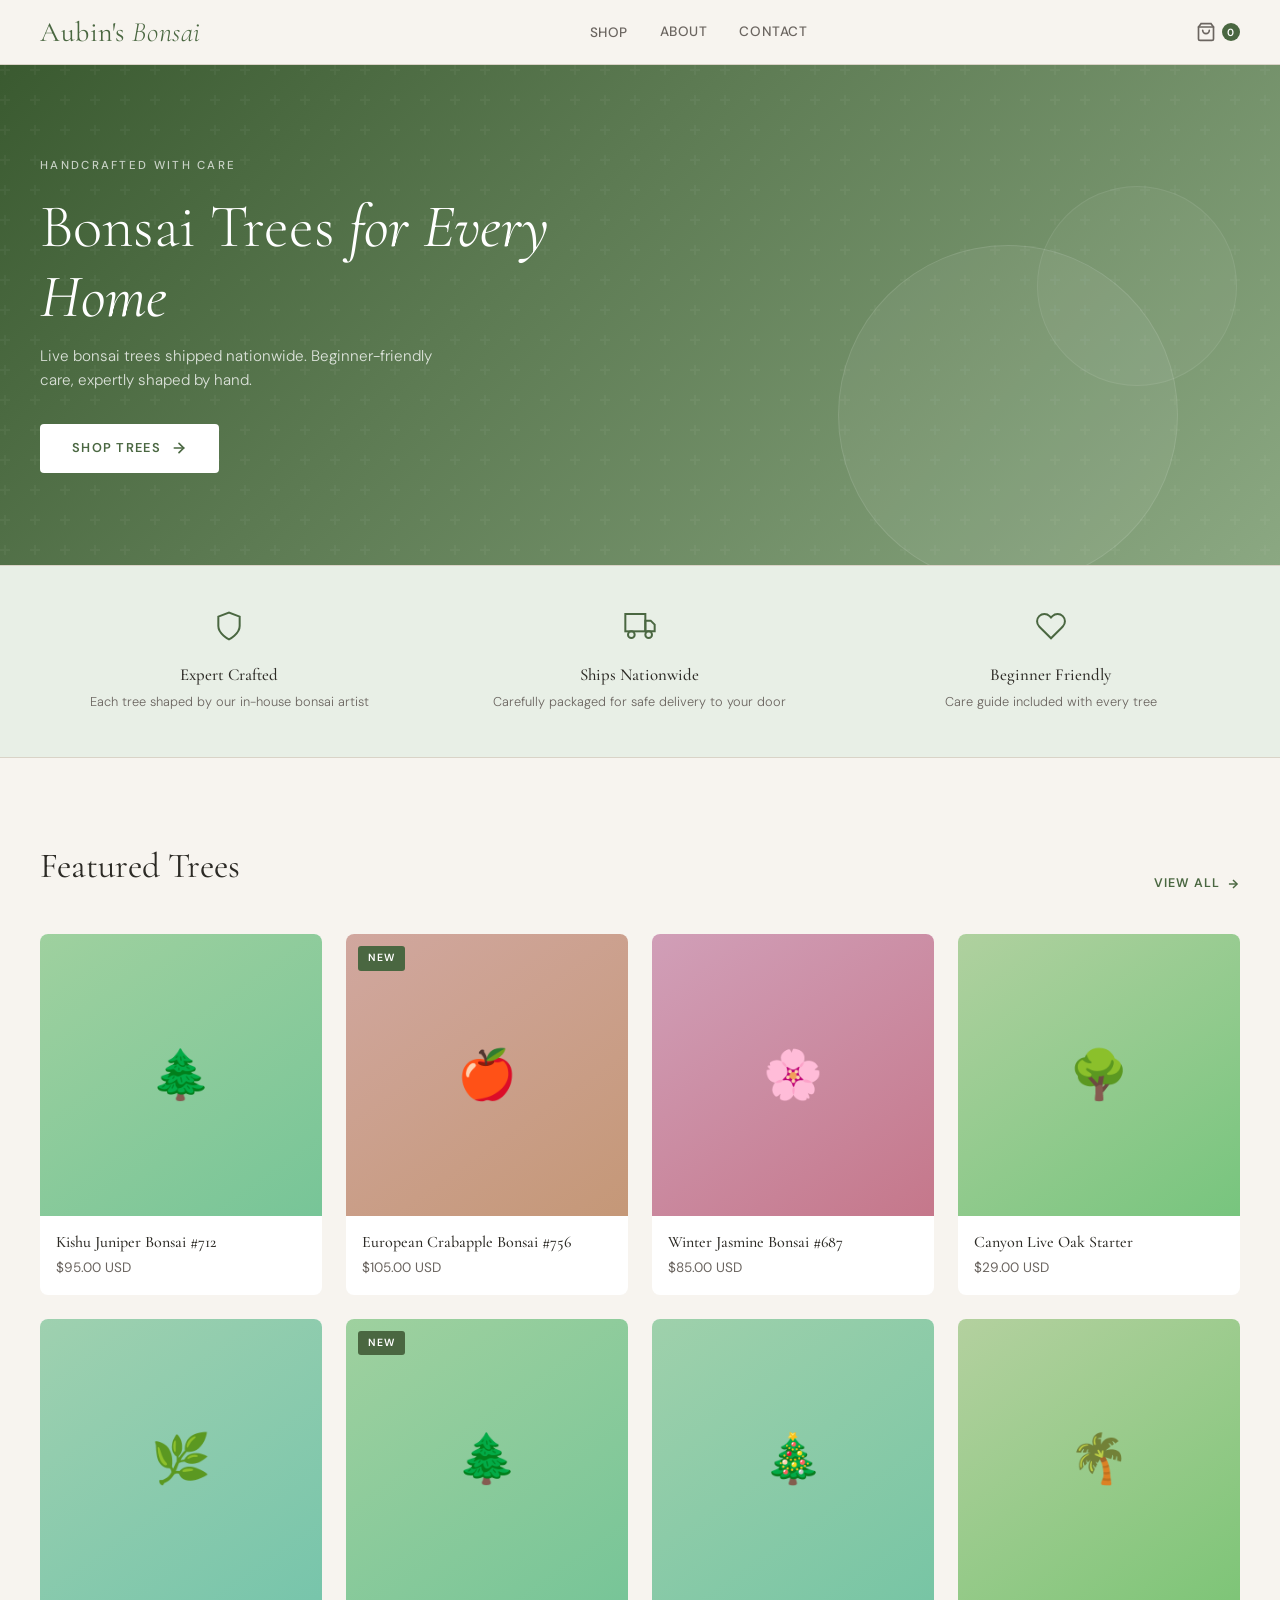
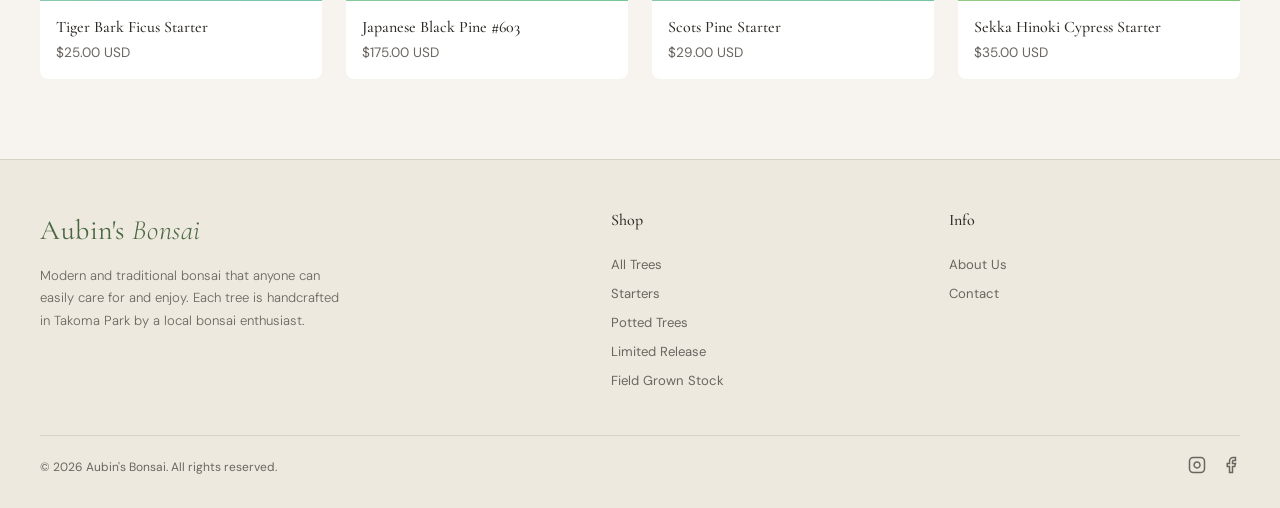
<file: index.html>
<!DOCTYPE html>
<html lang="en">
<head>
<meta charset="UTF-8">
<meta name="viewport" content="width=device-width, initial-scale=1.0">
<title>Aubin's — Bonsai Trees for Every Home</title>
<link rel="preconnect" href="https://fonts.googleapis.com">
<link href="https://fonts.googleapis.com/css2?family=Cormorant+Garamond:ital,wght@0,300;0,400;0,500;0,600;1,300;1,400&family=DM+Sans:wght@300;400;500;600&display=swap" rel="stylesheet">
<link rel="stylesheet" href="css/styles.css">
</head>
<body>

<header class="header" id="header">
  <div class="header-inner">
    <a href="index.html" class="logo">Aubin's<span>&nbsp;Bonsai</span></a>
    <nav class="nav-links">
      <div class="nav-item">
        <a href="shop.html">Shop</a>
        <div class="nav-dropdown">
          <a href="shop.html">All Trees</a>
          <a href="shop.html?cat=starter">Starter Trees</a>
          <a href="shop.html?cat=potted">Potted Trees</a>
          <a href="shop.html?cat=field">Field Grown Stock</a>
          <a href="shop.html?cat=limited">Limited Release</a>
        </div>
      </div>
      <a href="about.html">About</a>
      <a href="contact.html">Contact</a>
    </nav>
    <div class="nav-icons">
      <button class="cart-btn" aria-label="Cart">
        <svg width="20" height="20" viewBox="0 0 24 24" fill="none" stroke="currentColor" stroke-width="2" stroke-linecap="round"><path d="M6 2L3 6v14a2 2 0 002 2h14a2 2 0 002-2V6l-3-4z"/><line x1="3" y1="6" x2="21" y2="6"/><path d="M16 10a4 4 0 01-8 0"/></svg>
        <span class="cart-count">0</span>
      </button>
      <button class="mobile-toggle" aria-label="Menu">
        <span></span><span></span><span></span>
      </button>
    </div>
  </div>
</header>

<nav class="mobile-nav">
  <a href="shop.html">Shop</a>
  <a href="about.html">About</a>
  <a href="contact.html">Contact</a>
</nav>

<section class="hero">
  <div class="hero-overlay"></div>
  <div class="hero-content">
    <div class="hero-tag">Handcrafted with care</div>
    <h1>Bonsai Trees <em>for Every Home</em></h1>
    <p class="hero-sub">Live bonsai trees shipped nationwide. Beginner-friendly care, expertly shaped by hand.</p>
    <a href="shop.html" class="hero-btn">
      Shop Trees
      <svg width="16" height="16" viewBox="0 0 24 24" fill="none" stroke="currentColor" stroke-width="2.5" stroke-linecap="round"><line x1="5" y1="12" x2="19" y2="12"/><polyline points="12 5 19 12 12 19"/></svg>
    </a>
  </div>
  <div class="hero-deco"></div>
</section>

<div class="features">
  <div class="features-inner">
    <div class="feature-item fade-up">
      <svg width="32" height="32" viewBox="0 0 24 24" fill="none" stroke="currentColor" stroke-width="1.5"><path d="M12 22s8-4 8-10V5l-8-3-8 3v7c0 6 8 10 8 10z"/></svg>
      <div class="feature-title">Expert Crafted</div>
      <div class="feature-desc">Each tree shaped by our in-house bonsai artist</div>
    </div>
    <div class="feature-item fade-up" style="transition-delay:0.1s">
      <svg width="32" height="32" viewBox="0 0 24 24" fill="none" stroke="currentColor" stroke-width="1.5"><rect x="1" y="3" width="15" height="13"/><polygon points="16 8 20 8 23 11 23 16 16 16 16 8"/><circle cx="5.5" cy="18.5" r="2.5"/><circle cx="18.5" cy="18.5" r="2.5"/></svg>
      <div class="feature-title">Ships Nationwide</div>
      <div class="feature-desc">Carefully packaged for safe delivery to your door</div>
    </div>
    <div class="feature-item fade-up" style="transition-delay:0.2s">
      <svg width="32" height="32" viewBox="0 0 24 24" fill="none" stroke="currentColor" stroke-width="1.5"><path d="M20.84 4.61a5.5 5.5 0 00-7.78 0L12 5.67l-1.06-1.06a5.5 5.5 0 00-7.78 7.78l1.06 1.06L12 21.23l7.78-7.78 1.06-1.06a5.5 5.5 0 000-7.78z"/></svg>
      <div class="feature-title">Beginner Friendly</div>
      <div class="feature-desc">Care guide included with every tree</div>
    </div>
  </div>
</div>

<section class="section">
  <div class="section-header fade-up">
    <h2 class="section-title">Featured Trees</h2>
    <a href="shop.html" class="section-link">
      View All
      <svg width="14" height="14" viewBox="0 0 24 24" fill="none" stroke="currentColor" stroke-width="2.5"><line x1="5" y1="12" x2="19" y2="12"/><polyline points="12 5 19 12 12 19"/></svg>
    </a>
  </div>
  <div class="product-grid" id="productGrid"></div>
</section>

<footer class="footer">
  <div class="footer-inner">
    <div class="footer-brand">
      <div class="logo">Aubin's<span>&nbsp;Bonsai</span></div>
      <p>Modern and traditional bonsai that anyone can easily care for and enjoy. Each tree is handcrafted in Takoma Park by a local bonsai enthusiast.</p>
    </div>
    <div class="footer-col">
      <h4>Shop</h4>
      <a href="shop.html">All Trees</a>
      <a href="shop.html?cat=starter">Starters</a>
      <a href="shop.html?cat=potted">Potted Trees</a>
      <a href="shop.html?cat=limited">Limited Release</a>
      <a href="shop.html?cat=field">Field Grown Stock</a>
    </div>
    <div class="footer-col">
      <h4>Info</h4>
      <a href="about.html">About Us</a>
      <a href="contact.html">Contact</a>
    </div>
  </div>
  <div class="footer-bottom">
    <span>&copy; 2026 Aubin's Bonsai. All rights reserved.</span>
    <div class="social-links">
      <a href="#" aria-label="Instagram">
        <svg width="18" height="18" viewBox="0 0 24 24" fill="none" stroke="currentColor" stroke-width="2"><rect x="2" y="2" width="20" height="20" rx="5"/><path d="M16 11.37A4 4 0 1112.63 8 4 4 0 0116 11.37z"/><line x1="17.5" y1="6.5" x2="17.51" y2="6.5"/></svg>
      </a>
      <a href="#" aria-label="Facebook">
        <svg width="18" height="18" viewBox="0 0 24 24" fill="none" stroke="currentColor" stroke-width="2"><path d="M18 2h-3a5 5 0 00-5 5v3H7v4h3v8h4v-8h3l1-4h-4V7a1 1 0 011-1h3z"/></svg>
      </a>
    </div>
  </div>
</footer>

<script src="js/main.js"></script>
<script>
  // Show 8 featured trees on the home page
  renderGrid('productGrid', trees.slice(0, 8));
</script>
</body>
</html>
</file>
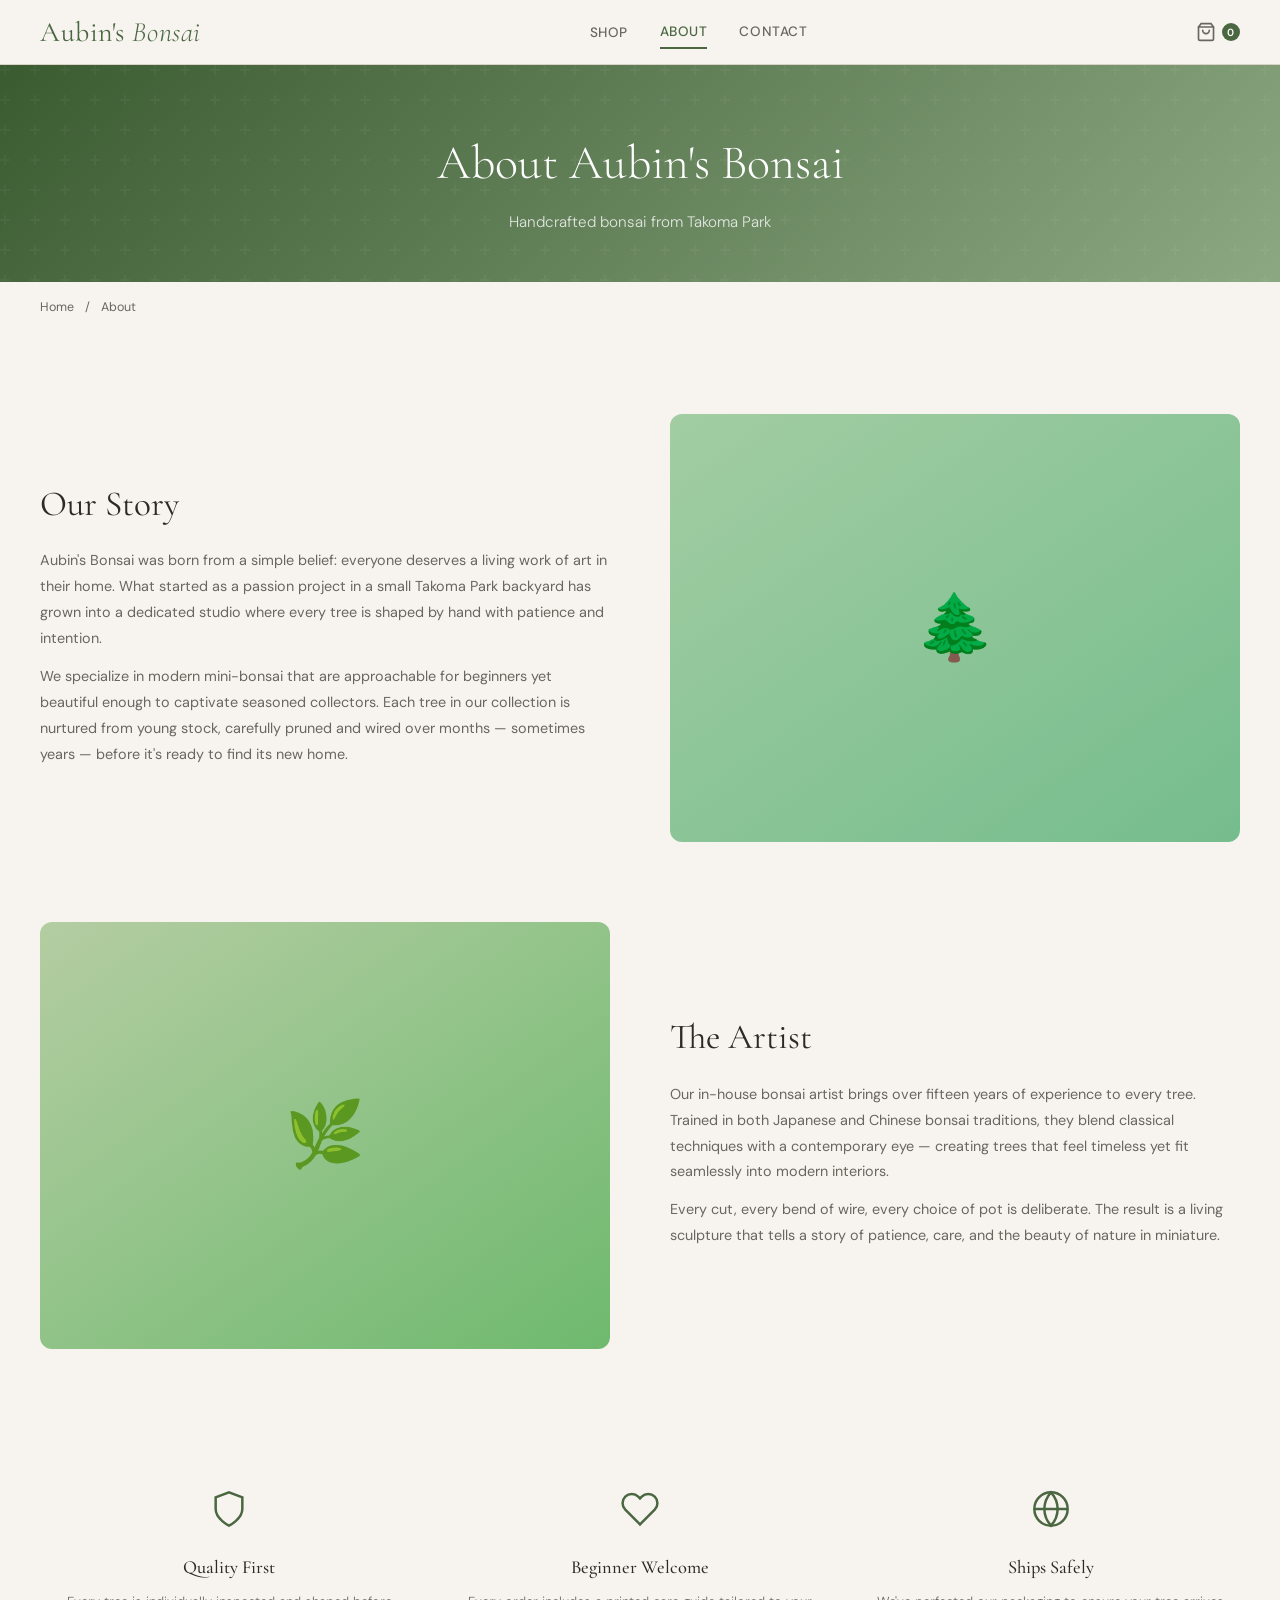
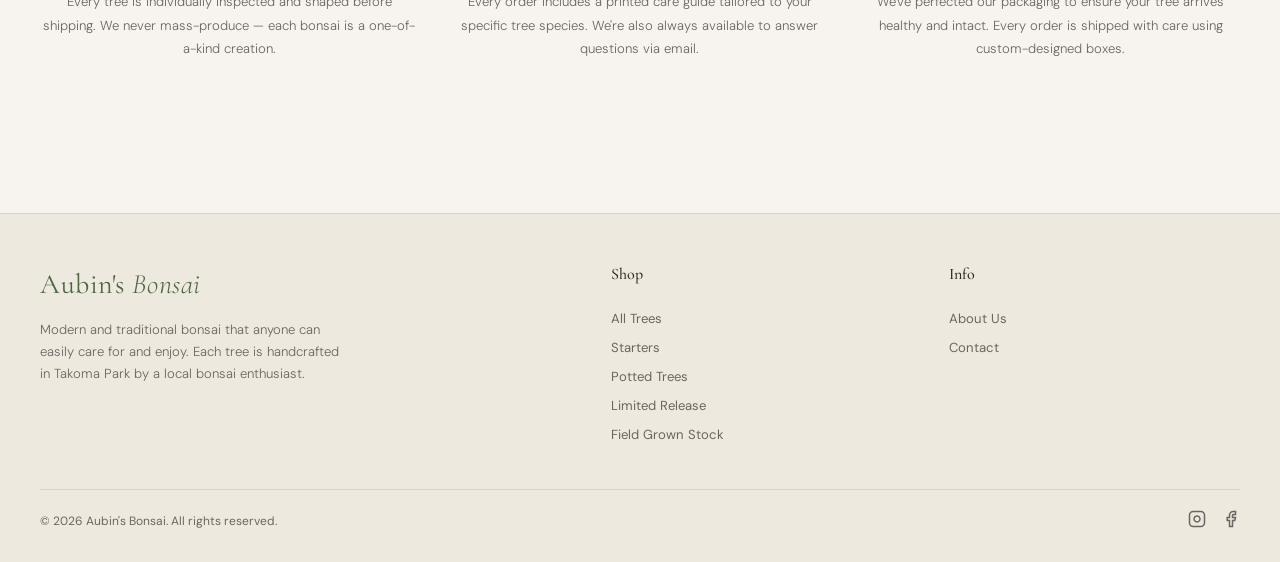
<file: about.html>
<!DOCTYPE html>
<html lang="en">
<head>
<meta charset="UTF-8">
<meta name="viewport" content="width=device-width, initial-scale=1.0">
<title>About Us — Aubin's Bonsai</title>
<link rel="preconnect" href="https://fonts.googleapis.com">
<link href="https://fonts.googleapis.com/css2?family=Cormorant+Garamond:ital,wght@0,300;0,400;0,500;0,600;1,300;1,400&family=DM+Sans:wght@300;400;500;600&display=swap" rel="stylesheet">
<link rel="stylesheet" href="css/styles.css">
</head>
<body>

<header class="header" id="header">
  <div class="header-inner">
    <a href="index.html" class="logo">Aubin's<span>&nbsp;Bonsai</span></a>
    <nav class="nav-links">
      <div class="nav-item">
        <a href="shop.html">Shop</a>
        <div class="nav-dropdown">
          <a href="shop.html">All Trees</a>
          <a href="shop.html?cat=starter">Starter Trees</a>
          <a href="shop.html?cat=potted">Potted Trees</a>
          <a href="shop.html?cat=field">Field Grown Stock</a>
          <a href="shop.html?cat=limited">Limited Release</a>
        </div>
      </div>
      <a href="about.html">About</a>
      <a href="contact.html">Contact</a>
    </nav>
    <div class="nav-icons">
      <button class="cart-btn" aria-label="Cart">
        <svg width="20" height="20" viewBox="0 0 24 24" fill="none" stroke="currentColor" stroke-width="2" stroke-linecap="round"><path d="M6 2L3 6v14a2 2 0 002 2h14a2 2 0 002-2V6l-3-4z"/><line x1="3" y1="6" x2="21" y2="6"/><path d="M16 10a4 4 0 01-8 0"/></svg>
        <span class="cart-count">0</span>
      </button>
      <button class="mobile-toggle" aria-label="Menu">
        <span></span><span></span><span></span>
      </button>
    </div>
  </div>
</header>

<nav class="mobile-nav">
  <a href="shop.html">Shop</a>
  <a href="about.html">About</a>
  <a href="contact.html">Contact</a>
</nav>

<div class="page-hero">
  <div class="hero-overlay"></div>
  <div class="page-hero-content">
    <h1>About Aubin's Bonsai</h1>
    <p>Handcrafted bonsai from Takoma Park</p>
  </div>
</div>

<div class="breadcrumb">
  <a href="index.html">Home</a> <span>/</span> About
</div>

<div class="about-section">
  <div class="about-grid fade-up">
    <div>
      <h2>Our Story</h2>
      <p>Aubin's Bonsai was born from a simple belief: everyone deserves a living work of art in their home. What started as a passion project in a small Takoma Park backyard has grown into a dedicated studio where every tree is shaped by hand with patience and intention.</p>
      <p>We specialize in modern mini-bonsai that are approachable for beginners yet beautiful enough to captivate seasoned collectors. Each tree in our collection is nurtured from young stock, carefully pruned and wired over months — sometimes years — before it's ready to find its new home.</p>
    </div>
    <div class="about-img-placeholder" style="background: linear-gradient(145deg, hsl(120,30%,72%) 0%, hsl(140,35%,60%) 100%);">
      🌲
    </div>
  </div>

  <div class="about-grid reverse fade-up">
    <div>
      <h2>The Artist</h2>
      <p>Our in-house bonsai artist brings over fifteen years of experience to every tree. Trained in both Japanese and Chinese bonsai traditions, they blend classical techniques with a contemporary eye — creating trees that feel timeless yet fit seamlessly into modern interiors.</p>
      <p>Every cut, every bend of wire, every choice of pot is deliberate. The result is a living sculpture that tells a story of patience, care, and the beauty of nature in miniature.</p>
    </div>
    <div class="about-img-placeholder" style="background: linear-gradient(145deg, hsl(95,30%,72%) 0%, hsl(120,35%,58%) 100%);">
      🌿
    </div>
  </div>

  <div class="values-grid fade-up">
    <div class="value-item">
      <svg width="40" height="40" viewBox="0 0 24 24" fill="none" stroke="currentColor" stroke-width="1.5"><path d="M12 22s8-4 8-10V5l-8-3-8 3v7c0 6 8 10 8 10z"/></svg>
      <h3>Quality First</h3>
      <p>Every tree is individually inspected and shaped before shipping. We never mass-produce — each bonsai is a one-of-a-kind creation.</p>
    </div>
    <div class="value-item">
      <svg width="40" height="40" viewBox="0 0 24 24" fill="none" stroke="currentColor" stroke-width="1.5"><path d="M20.84 4.61a5.5 5.5 0 00-7.78 0L12 5.67l-1.06-1.06a5.5 5.5 0 00-7.78 7.78l1.06 1.06L12 21.23l7.78-7.78 1.06-1.06a5.5 5.5 0 000-7.78z"/></svg>
      <h3>Beginner Welcome</h3>
      <p>Every order includes a printed care guide tailored to your specific tree species. We're also always available to answer questions via email.</p>
    </div>
    <div class="value-item">
      <svg width="40" height="40" viewBox="0 0 24 24" fill="none" stroke="currentColor" stroke-width="1.5"><circle cx="12" cy="12" r="10"/><path d="M2 12h20"/><path d="M12 2a15.3 15.3 0 014 10 15.3 15.3 0 01-4 10 15.3 15.3 0 01-4-10 15.3 15.3 0 014-10z"/></svg>
      <h3>Ships Safely</h3>
      <p>We've perfected our packaging to ensure your tree arrives healthy and intact. Every order is shipped with care using custom-designed boxes.</p>
    </div>
  </div>
</div>

<footer class="footer">
  <div class="footer-inner">
    <div class="footer-brand">
      <div class="logo">Aubin's<span>&nbsp;Bonsai</span></div>
      <p>Modern and traditional bonsai that anyone can easily care for and enjoy. Each tree is handcrafted in Takoma Park by a local bonsai enthusiast.</p>
    </div>
    <div class="footer-col">
      <h4>Shop</h4>
      <a href="shop.html">All Trees</a>
      <a href="shop.html?cat=starter">Starters</a>
      <a href="shop.html?cat=potted">Potted Trees</a>
      <a href="shop.html?cat=limited">Limited Release</a>
      <a href="shop.html?cat=field">Field Grown Stock</a>
    </div>
    <div class="footer-col">
      <h4>Info</h4>
      <a href="about.html">About Us</a>
      <a href="contact.html">Contact</a>
    </div>
  </div>
  <div class="footer-bottom">
    <span>&copy; 2026 Aubin's Bonsai. All rights reserved.</span>
    <div class="social-links">
      <a href="#" aria-label="Instagram">
        <svg width="18" height="18" viewBox="0 0 24 24" fill="none" stroke="currentColor" stroke-width="2"><rect x="2" y="2" width="20" height="20" rx="5"/><path d="M16 11.37A4 4 0 1112.63 8 4 4 0 0116 11.37z"/><line x1="17.5" y1="6.5" x2="17.51" y2="6.5"/></svg>
      </a>
      <a href="#" aria-label="Facebook">
        <svg width="18" height="18" viewBox="0 0 24 24" fill="none" stroke="currentColor" stroke-width="2"><path d="M18 2h-3a5 5 0 00-5 5v3H7v4h3v8h4v-8h3l1-4h-4V7a1 1 0 011-1h3z"/></svg>
      </a>
    </div>
  </div>
</footer>

<script src="js/main.js"></script>
</body>
</html>
</file>
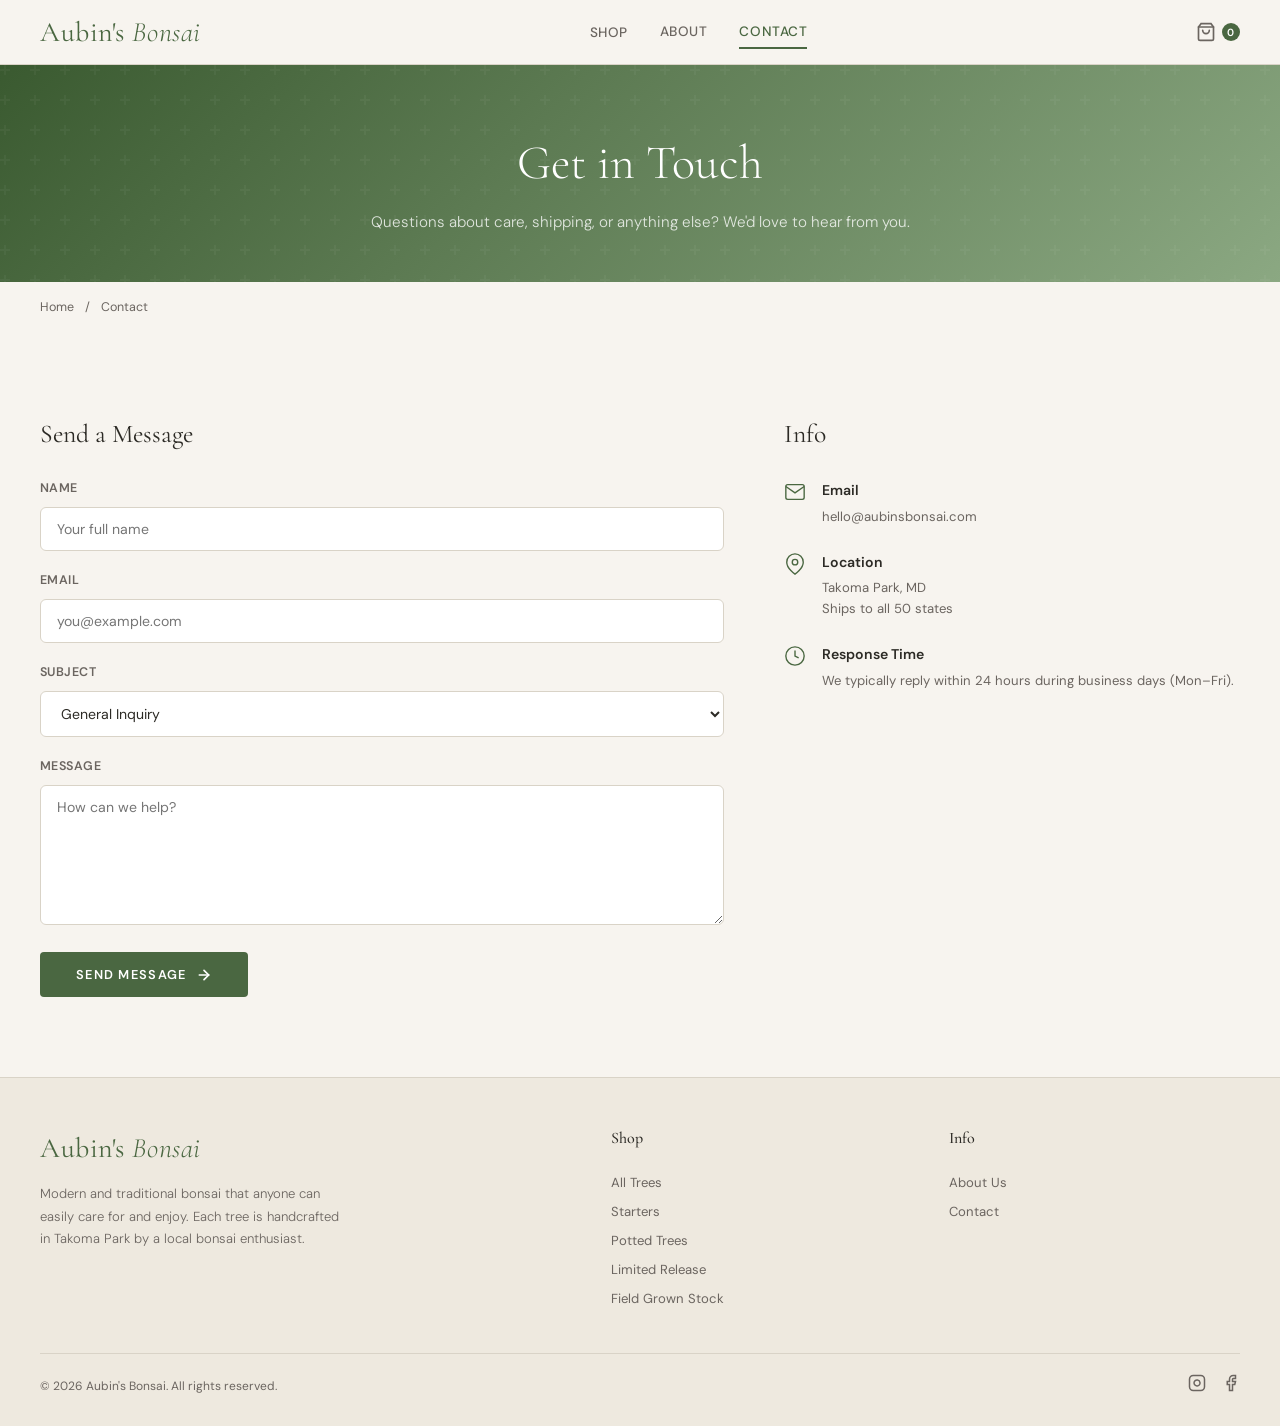
<file: contact.html>
<!DOCTYPE html>
<html lang="en">
<head>
<meta charset="UTF-8">
<meta name="viewport" content="width=device-width, initial-scale=1.0">
<title>Contact — Aubin's Bonsai</title>
<link rel="preconnect" href="https://fonts.googleapis.com">
<link href="https://fonts.googleapis.com/css2?family=Cormorant+Garamond:ital,wght@0,300;0,400;0,500;0,600;1,300;1,400&family=DM+Sans:wght@300;400;500;600&display=swap" rel="stylesheet">
<link rel="stylesheet" href="css/styles.css">
</head>
<body>

<header class="header" id="header">
  <div class="header-inner">
    <a href="index.html" class="logo">Aubin's<span>&nbsp;Bonsai</span></a>
    <nav class="nav-links">
      <div class="nav-item">
        <a href="shop.html">Shop</a>
        <div class="nav-dropdown">
          <a href="shop.html">All Trees</a>
          <a href="shop.html?cat=starter">Starter Trees</a>
          <a href="shop.html?cat=potted">Potted Trees</a>
          <a href="shop.html?cat=field">Field Grown Stock</a>
          <a href="shop.html?cat=limited">Limited Release</a>
        </div>
      </div>
      <a href="about.html">About</a>
      <a href="contact.html">Contact</a>
    </nav>
    <div class="nav-icons">
      <button class="cart-btn" aria-label="Cart">
        <svg width="20" height="20" viewBox="0 0 24 24" fill="none" stroke="currentColor" stroke-width="2" stroke-linecap="round"><path d="M6 2L3 6v14a2 2 0 002 2h14a2 2 0 002-2V6l-3-4z"/><line x1="3" y1="6" x2="21" y2="6"/><path d="M16 10a4 4 0 01-8 0"/></svg>
        <span class="cart-count">0</span>
      </button>
      <button class="mobile-toggle" aria-label="Menu">
        <span></span><span></span><span></span>
      </button>
    </div>
  </div>
</header>

<nav class="mobile-nav">
  <a href="shop.html">Shop</a>
  <a href="about.html">About</a>
  <a href="contact.html">Contact</a>
</nav>

<div class="page-hero">
  <div class="hero-overlay"></div>
  <div class="page-hero-content">
    <h1>Get in Touch</h1>
    <p>Questions about care, shipping, or anything else? We'd love to hear from you.</p>
  </div>
</div>

<div class="breadcrumb">
  <a href="index.html">Home</a> <span>/</span> Contact
</div>

<div class="contact-section">
  <div class="contact-form fade-up">
    <h2>Send a Message</h2>
    <form onsubmit="event.preventDefault(); alert('Thanks for your message! We\'ll get back to you within 24 hours.'); this.reset();">
      <div class="form-group">
        <label for="name">Name</label>
        <input type="text" id="name" name="name" placeholder="Your full name" required>
      </div>
      <div class="form-group">
        <label for="email">Email</label>
        <input type="email" id="email" name="email" placeholder="you@example.com" required>
      </div>
      <div class="form-group">
        <label for="subject">Subject</label>
        <select id="subject" name="subject">
          <option value="general">General Inquiry</option>
          <option value="care">Care Question</option>
          <option value="shipping">Shipping &amp; Orders</option>
          <option value="wholesale">Wholesale</option>
          <option value="other">Other</option>
        </select>
      </div>
      <div class="form-group">
        <label for="message">Message</label>
        <textarea id="message" name="message" placeholder="How can we help?" required></textarea>
      </div>
      <button type="submit" class="submit-btn">
        Send Message
        <svg width="16" height="16" viewBox="0 0 24 24" fill="none" stroke="currentColor" stroke-width="2.5" stroke-linecap="round"><line x1="5" y1="12" x2="19" y2="12"/><polyline points="12 5 19 12 12 19"/></svg>
      </button>
    </form>
  </div>

  <div class="contact-info fade-up" style="transition-delay: 0.15s;">
    <h2>Info</h2>
    <div class="contact-info-item">
      <svg width="22" height="22" viewBox="0 0 24 24" fill="none" stroke="currentColor" stroke-width="1.5"><path d="M4 4h16c1.1 0 2 .9 2 2v12c0 1.1-.9 2-2 2H4c-1.1 0-2-.9-2-2V6c0-1.1.9-2 2-2z"/><polyline points="22,6 12,13 2,6"/></svg>
      <div>
        <h4>Email</h4>
        <p>hello@aubinsbonsai.com</p>
      </div>
    </div>
    <div class="contact-info-item">
      <svg width="22" height="22" viewBox="0 0 24 24" fill="none" stroke="currentColor" stroke-width="1.5"><path d="M21 10c0 7-9 13-9 13s-9-6-9-13a9 9 0 0118 0z"/><circle cx="12" cy="10" r="3"/></svg>
      <div>
        <h4>Location</h4>
        <p>Takoma Park, MD<br>Ships to all 50 states</p>
      </div>
    </div>
    <div class="contact-info-item">
      <svg width="22" height="22" viewBox="0 0 24 24" fill="none" stroke="currentColor" stroke-width="1.5"><circle cx="12" cy="12" r="10"/><polyline points="12 6 12 12 16 14"/></svg>
      <div>
        <h4>Response Time</h4>
        <p>We typically reply within 24 hours during business days (Mon–Fri).</p>
      </div>
    </div>
  </div>
</div>

<footer class="footer">
  <div class="footer-inner">
    <div class="footer-brand">
      <div class="logo">Aubin's<span>&nbsp;Bonsai</span></div>
      <p>Modern and traditional bonsai that anyone can easily care for and enjoy. Each tree is handcrafted in Takoma Park by a local bonsai enthusiast.</p>
    </div>
    <div class="footer-col">
      <h4>Shop</h4>
      <a href="shop.html">All Trees</a>
      <a href="shop.html?cat=starter">Starters</a>
      <a href="shop.html?cat=potted">Potted Trees</a>
      <a href="shop.html?cat=limited">Limited Release</a>
      <a href="shop.html?cat=field">Field Grown Stock</a>
    </div>
    <div class="footer-col">
      <h4>Info</h4>
      <a href="about.html">About Us</a>
      <a href="contact.html">Contact</a>
    </div>
  </div>
  <div class="footer-bottom">
    <span>&copy; 2026 Aubin's Bonsai. All rights reserved.</span>
    <div class="social-links">
      <a href="#" aria-label="Instagram">
        <svg width="18" height="18" viewBox="0 0 24 24" fill="none" stroke="currentColor" stroke-width="2"><rect x="2" y="2" width="20" height="20" rx="5"/><path d="M16 11.37A4 4 0 1112.63 8 4 4 0 0116 11.37z"/><line x1="17.5" y1="6.5" x2="17.51" y2="6.5"/></svg>
      </a>
      <a href="#" aria-label="Facebook">
        <svg width="18" height="18" viewBox="0 0 24 24" fill="none" stroke="currentColor" stroke-width="2"><path d="M18 2h-3a5 5 0 00-5 5v3H7v4h3v8h4v-8h3l1-4h-4V7a1 1 0 011-1h3z"/></svg>
      </a>
    </div>
  </div>
</footer>

<script src="js/main.js"></script>
</body>
</html>
</file>
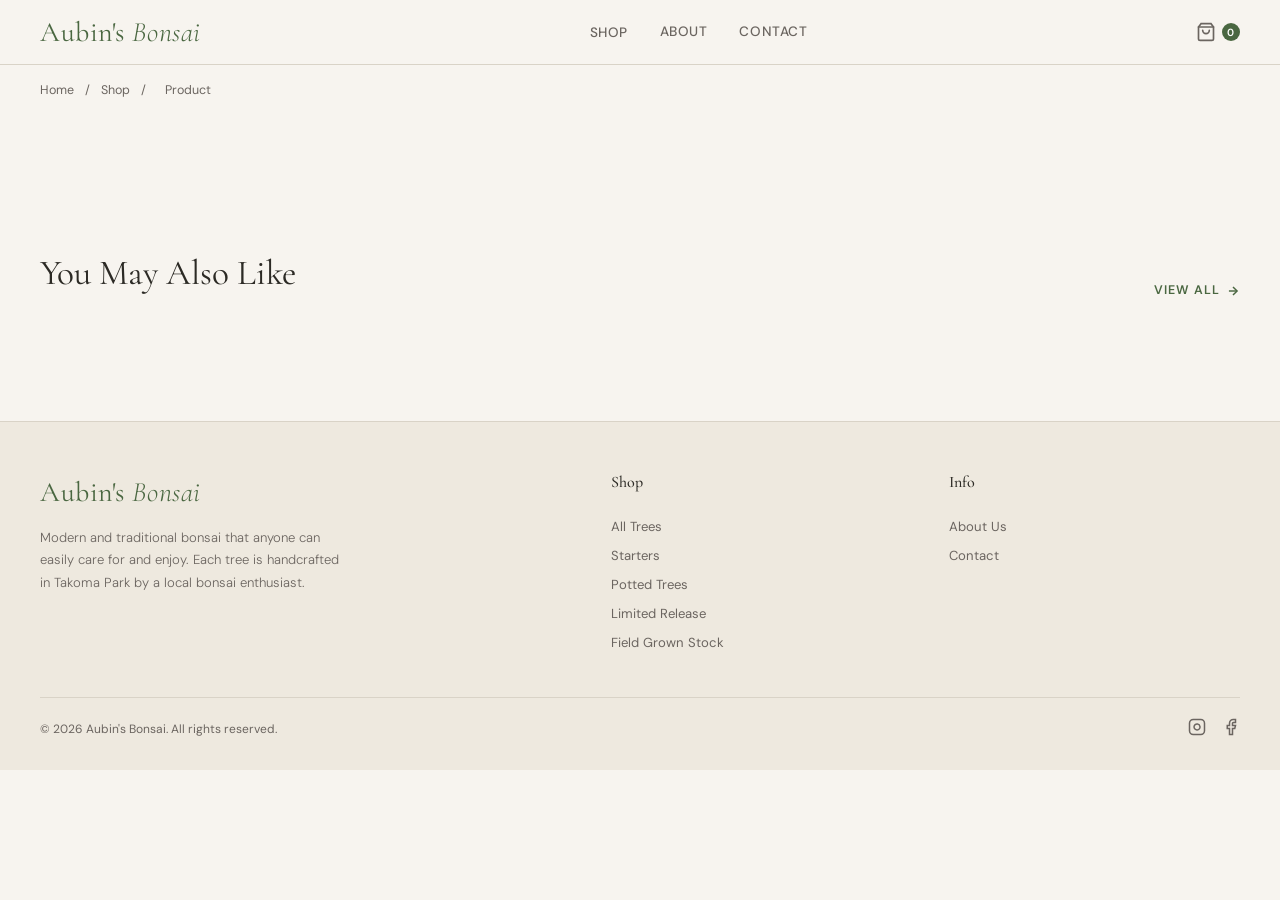
<file: product.html>
<!DOCTYPE html>
<html lang="en">
<head>
<meta charset="UTF-8">
<meta name="viewport" content="width=device-width, initial-scale=1.0">
<title>Product — Aubin's Bonsai</title>
<link rel="preconnect" href="https://fonts.googleapis.com">
<link href="https://fonts.googleapis.com/css2?family=Cormorant+Garamond:ital,wght@0,300;0,400;0,500;0,600;1,300;1,400&family=DM+Sans:wght@300;400;500;600&display=swap" rel="stylesheet">
<link rel="stylesheet" href="css/styles.css">
</head>
<body>

<header class="header" id="header">
  <div class="header-inner">
    <a href="index.html" class="logo">Aubin's<span>&nbsp;Bonsai</span></a>
    <nav class="nav-links">
      <div class="nav-item">
        <a href="shop.html">Shop</a>
        <div class="nav-dropdown">
          <a href="shop.html">All Trees</a>
          <a href="shop.html?cat=starter">Starter Trees</a>
          <a href="shop.html?cat=potted">Potted Trees</a>
          <a href="shop.html?cat=field">Field Grown Stock</a>
          <a href="shop.html?cat=limited">Limited Release</a>
        </div>
      </div>
      <a href="about.html">About</a>
      <a href="contact.html">Contact</a>
    </nav>
    <div class="nav-icons">
      <button class="cart-btn" aria-label="Cart">
        <svg width="20" height="20" viewBox="0 0 24 24" fill="none" stroke="currentColor" stroke-width="2" stroke-linecap="round"><path d="M6 2L3 6v14a2 2 0 002 2h14a2 2 0 002-2V6l-3-4z"/><line x1="3" y1="6" x2="21" y2="6"/><path d="M16 10a4 4 0 01-8 0"/></svg>
        <span class="cart-count">0</span>
      </button>
      <button class="mobile-toggle" aria-label="Menu">
        <span></span><span></span><span></span>
      </button>
    </div>
  </div>
</header>

<nav class="mobile-nav">
  <a href="shop.html">Shop</a>
  <a href="about.html">About</a>
  <a href="contact.html">Contact</a>
</nav>

<div class="breadcrumb" id="breadcrumb">
  <a href="index.html">Home</a> <span>/</span> <a href="shop.html">Shop</a> <span>/</span> <span id="breadcrumbName">Product</span>
</div>

<div class="product-detail" id="productDetail">
  <!-- Populated by JS -->
</div>

<section class="section" style="padding-top: 0;">
  <div class="section-header fade-up">
    <h2 class="section-title">You May Also Like</h2>
    <a href="shop.html" class="section-link">
      View All
      <svg width="14" height="14" viewBox="0 0 24 24" fill="none" stroke="currentColor" stroke-width="2.5"><line x1="5" y1="12" x2="19" y2="12"/><polyline points="12 5 19 12 12 19"/></svg>
    </a>
  </div>
  <div class="product-grid" id="relatedGrid"></div>
</section>

<footer class="footer">
  <div class="footer-inner">
    <div class="footer-brand">
      <div class="logo">Aubin's<span>&nbsp;Bonsai</span></div>
      <p>Modern and traditional bonsai that anyone can easily care for and enjoy. Each tree is handcrafted in Takoma Park by a local bonsai enthusiast.</p>
    </div>
    <div class="footer-col">
      <h4>Shop</h4>
      <a href="shop.html">All Trees</a>
      <a href="shop.html?cat=starter">Starters</a>
      <a href="shop.html?cat=potted">Potted Trees</a>
      <a href="shop.html?cat=limited">Limited Release</a>
      <a href="shop.html?cat=field">Field Grown Stock</a>
    </div>
    <div class="footer-col">
      <h4>Info</h4>
      <a href="about.html">About Us</a>
      <a href="contact.html">Contact</a>
    </div>
  </div>
  <div class="footer-bottom">
    <span>&copy; 2026 Aubin's Bonsai. All rights reserved.</span>
    <div class="social-links">
      <a href="#" aria-label="Instagram">
        <svg width="18" height="18" viewBox="0 0 24 24" fill="none" stroke="currentColor" stroke-width="2"><rect x="2" y="2" width="20" height="20" rx="5"/><path d="M16 11.37A4 4 0 1112.63 8 4 4 0 0116 11.37z"/><line x1="17.5" y1="6.5" x2="17.51" y2="6.5"/></svg>
      </a>
      <a href="#" aria-label="Facebook">
        <svg width="18" height="18" viewBox="0 0 24 24" fill="none" stroke="currentColor" stroke-width="2"><path d="M18 2h-3a5 5 0 00-5 5v3H7v4h3v8h4v-8h3l1-4h-4V7a1 1 0 011-1h3z"/></svg>
      </a>
    </div>
  </div>
</footer>

<script src="js/main.js"></script>
<script>
(function() {
  var params = new URLSearchParams(window.location.search);
  var id = parseInt(params.get('id'), 10);
  var tree = trees.find(function(t) { return t.id === id; });

  if (!tree) {
    document.getElementById('productDetail').innerHTML =
      '<div style="grid-column:1/-1;text-align:center;padding:60px 0;">' +
      '<h2 style="font-family:var(--font-display);font-size:1.8rem;font-weight:400;margin-bottom:12px;">Tree Not Found</h2>' +
      '<p style="color:var(--color-text-light);margin-bottom:24px;">This product may no longer be available.</p>' +
      '<a href="shop.html" class="hero-btn" style="margin:0 auto;">Browse All Trees' +
      '<svg width="16" height="16" viewBox="0 0 24 24" fill="none" stroke="currentColor" stroke-width="2.5" stroke-linecap="round"><line x1="5" y1="12" x2="19" y2="12"/><polyline points="12 5 19 12 12 19"/></svg></a></div>';
    return;
  }

  // Update page title and breadcrumb
  document.title = tree.name + ' — Aubin's Bonsai';
  document.getElementById('breadcrumbName').textContent = tree.name;

  var hues = hueMap[tree.emoji] || [120, 145];
  var h1 = hues[0], h2 = hues[1];
  var isSold = tree.badge === 'sold';
  var badgeHTML = '';
  if (tree.badge === 'new') badgeHTML = '<span class="product-badge badge-new" style="position:static;display:inline-block;margin-bottom:16px;">New</span>';
  if (tree.badge === 'sold') badgeHTML = '<span class="product-badge badge-sold" style="position:static;display:inline-block;margin-bottom:16px;">Sold Out</span>';

  var btnClass = isSold ? 'product-detail-btn sold-out' : 'product-detail-btn';
  var btnText = isSold ? 'Sold Out' : 'Add to Cart';
  var btnAttr = isSold ? '' : ' onclick="addToCart(' + tree.id + ')"';

  document.getElementById('productDetail').innerHTML =
    '<div class="product-detail-img fade-up" style="background:linear-gradient(145deg, hsl(' + h1 + ',35%,72%) 0%, hsl(' + h2 + ',40%,62%) 100%)">' +
    '<span>' + tree.emoji + '</span></div>' +
    '<div class="product-detail-info fade-up" style="transition-delay:0.15s">' +
    badgeHTML +
    '<h1>' + tree.name + '</h1>' +
    '<div class="product-detail-price">$' + tree.price.toFixed(2) + ' USD</div>' +
    '<div class="product-detail-cat">' + (catLabels[tree.cat] || tree.cat) + '</div>' +
    '<p class="product-detail-desc">' + tree.desc + '</p>' +
    '<button class="' + btnClass + '"' + btnAttr + '>' + btnText +
    (isSold ? '' : ' <svg width="16" height="16" viewBox="0 0 24 24" fill="none" stroke="currentColor" stroke-width="2.5" stroke-linecap="round"><line x1="5" y1="12" x2="19" y2="12"/><polyline points="12 5 19 12 12 19"/></svg>') +
    '</button></div>';

  // Related products: same category, excluding current, max 4
  var related = trees.filter(function(t) { return t.cat === tree.cat && t.id !== tree.id; }).slice(0, 4);
  if (related.length < 4) {
    var extras = trees.filter(function(t) { return t.id !== tree.id && t.cat !== tree.cat; });
    related = related.concat(extras.slice(0, 4 - related.length));
  }
  renderGrid('relatedGrid', related);
})();
</script>
</body>
</html>
</file>
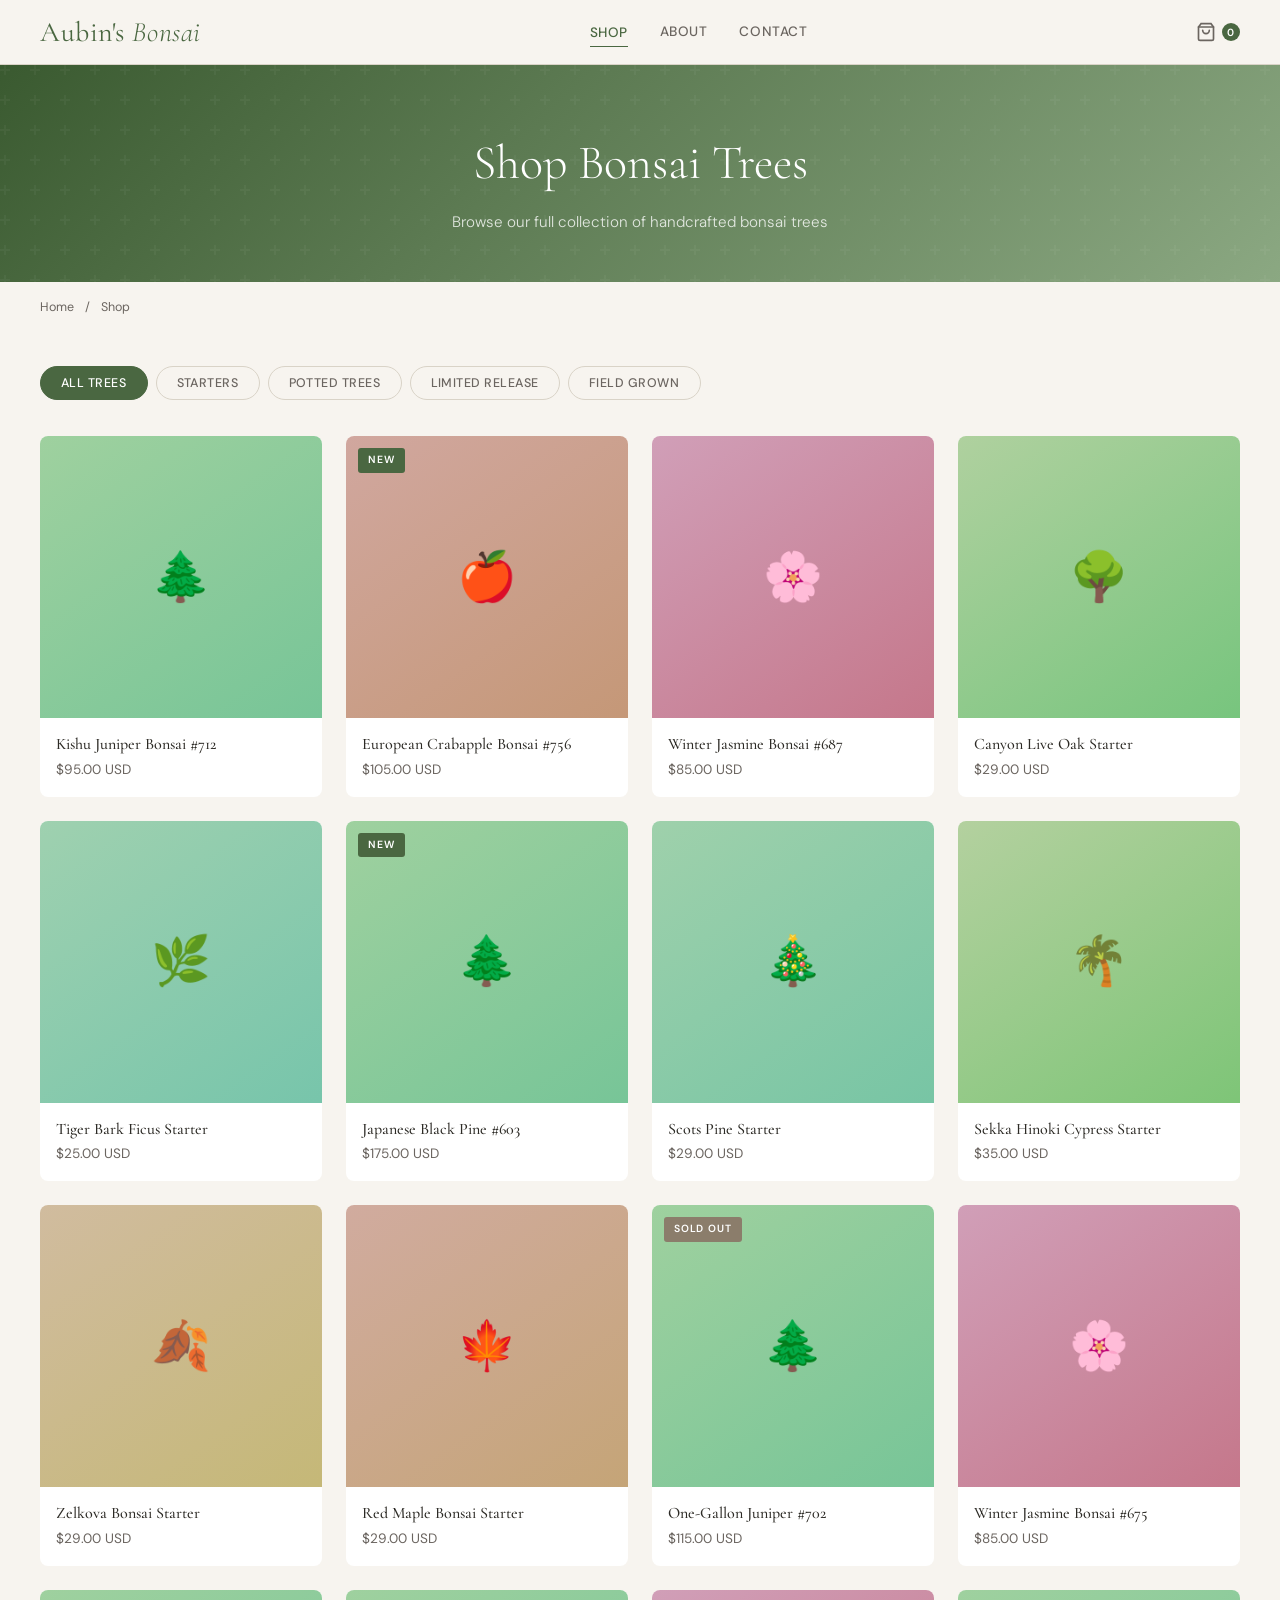
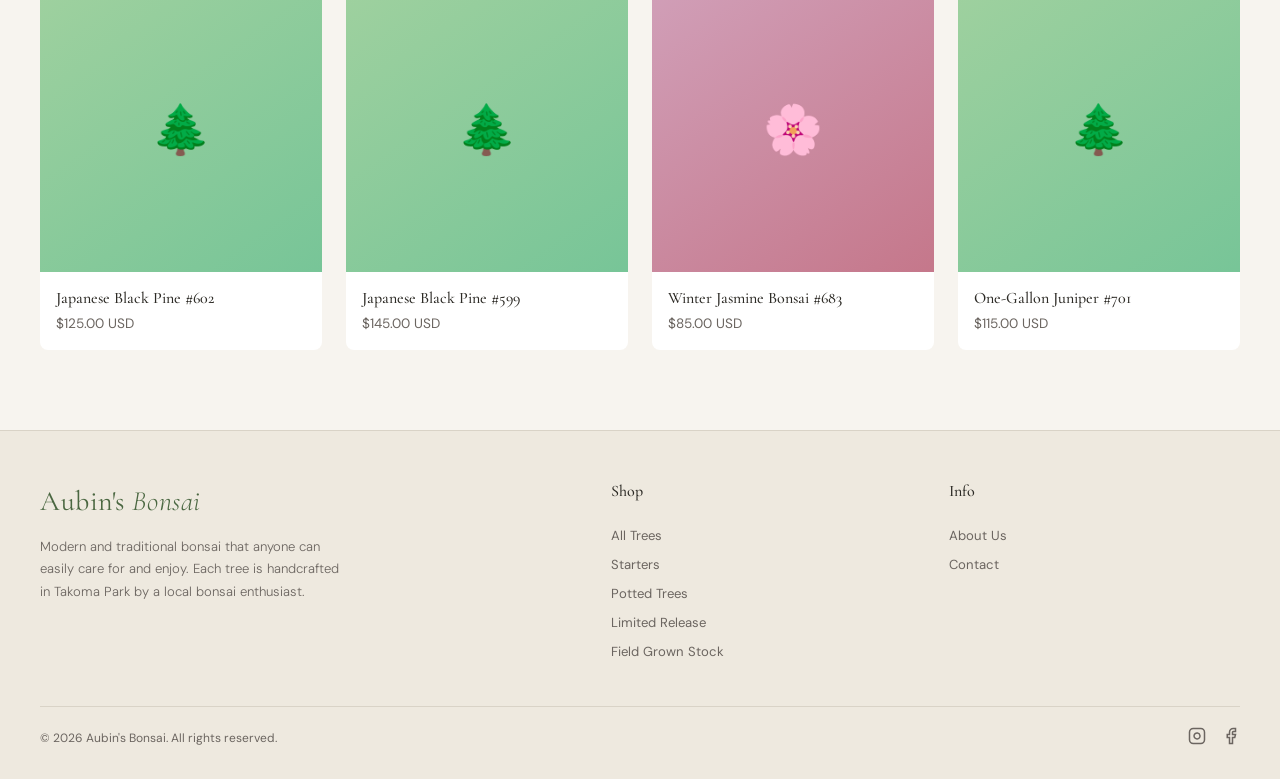
<file: shop.html>
<!DOCTYPE html>
<html lang="en">
<head>
<meta charset="UTF-8">
<meta name="viewport" content="width=device-width, initial-scale=1.0">
<title>Shop Bonsai Trees — Aubin's Bonsai</title>
<link rel="preconnect" href="https://fonts.googleapis.com">
<link href="https://fonts.googleapis.com/css2?family=Cormorant+Garamond:ital,wght@0,300;0,400;0,500;0,600;1,300;1,400&family=DM+Sans:wght@300;400;500;600&display=swap" rel="stylesheet">
<link rel="stylesheet" href="css/styles.css">
</head>
<body>

<header class="header" id="header">
  <div class="header-inner">
    <a href="index.html" class="logo">Aubin's<span>&nbsp;Bonsai</span></a>
    <nav class="nav-links">
      <div class="nav-item">
        <a href="shop.html">Shop</a>
        <div class="nav-dropdown">
          <a href="shop.html">All Trees</a>
          <a href="shop.html?cat=starter">Starter Trees</a>
          <a href="shop.html?cat=potted">Potted Trees</a>
          <a href="shop.html?cat=field">Field Grown Stock</a>
          <a href="shop.html?cat=limited">Limited Release</a>
        </div>
      </div>
      <a href="about.html">About</a>
      <a href="contact.html">Contact</a>
    </nav>
    <div class="nav-icons">
      <button class="cart-btn" aria-label="Cart">
        <svg width="20" height="20" viewBox="0 0 24 24" fill="none" stroke="currentColor" stroke-width="2" stroke-linecap="round"><path d="M6 2L3 6v14a2 2 0 002 2h14a2 2 0 002-2V6l-3-4z"/><line x1="3" y1="6" x2="21" y2="6"/><path d="M16 10a4 4 0 01-8 0"/></svg>
        <span class="cart-count">0</span>
      </button>
      <button class="mobile-toggle" aria-label="Menu">
        <span></span><span></span><span></span>
      </button>
    </div>
  </div>
</header>

<nav class="mobile-nav">
  <a href="shop.html">Shop</a>
  <a href="about.html">About</a>
  <a href="contact.html">Contact</a>
</nav>

<div class="page-hero">
  <div class="hero-overlay"></div>
  <div class="page-hero-content">
    <h1>Shop Bonsai Trees</h1>
    <p>Browse our full collection of handcrafted bonsai trees</p>
  </div>
</div>

<div class="breadcrumb">
  <a href="index.html">Home</a> <span>/</span> Shop
</div>

<section class="section" style="padding-top: 32px;">
  <div class="tabs fade-up">
    <button class="tab active" data-filter="all" onclick="filterTrees(this)">All Trees</button>
    <button class="tab" data-filter="starter" onclick="filterTrees(this)">Starters</button>
    <button class="tab" data-filter="potted" onclick="filterTrees(this)">Potted Trees</button>
    <button class="tab" data-filter="limited" onclick="filterTrees(this)">Limited Release</button>
    <button class="tab" data-filter="field" onclick="filterTrees(this)">Field Grown</button>
  </div>
  <div class="product-grid" id="productGrid"></div>
</section>

<footer class="footer">
  <div class="footer-inner">
    <div class="footer-brand">
      <div class="logo">Aubin's<span>&nbsp;Bonsai</span></div>
      <p>Modern and traditional bonsai that anyone can easily care for and enjoy. Each tree is handcrafted in Takoma Park by a local bonsai enthusiast.</p>
    </div>
    <div class="footer-col">
      <h4>Shop</h4>
      <a href="shop.html">All Trees</a>
      <a href="shop.html?cat=starter">Starters</a>
      <a href="shop.html?cat=potted">Potted Trees</a>
      <a href="shop.html?cat=limited">Limited Release</a>
      <a href="shop.html?cat=field">Field Grown Stock</a>
    </div>
    <div class="footer-col">
      <h4>Info</h4>
      <a href="about.html">About Us</a>
      <a href="contact.html">Contact</a>
    </div>
  </div>
  <div class="footer-bottom">
    <span>&copy; 2026 Aubin's Bonsai. All rights reserved.</span>
    <div class="social-links">
      <a href="#" aria-label="Instagram">
        <svg width="18" height="18" viewBox="0 0 24 24" fill="none" stroke="currentColor" stroke-width="2"><rect x="2" y="2" width="20" height="20" rx="5"/><path d="M16 11.37A4 4 0 1112.63 8 4 4 0 0116 11.37z"/><line x1="17.5" y1="6.5" x2="17.51" y2="6.5"/></svg>
      </a>
      <a href="#" aria-label="Facebook">
        <svg width="18" height="18" viewBox="0 0 24 24" fill="none" stroke="currentColor" stroke-width="2"><path d="M18 2h-3a5 5 0 00-5 5v3H7v4h3v8h4v-8h3l1-4h-4V7a1 1 0 011-1h3z"/></svg>
      </a>
    </div>
  </div>
</footer>

<script src="js/main.js"></script>
<script>
  // Check for category filter in URL
  (function() {
    var params = new URLSearchParams(window.location.search);
    var cat = params.get('cat');
    if (cat) {
      var btn = document.querySelector('.tab[data-filter="' + cat + '"]');
      if (btn) {
        filterTrees(btn);
        return;
      }
    }
    renderGrid('productGrid', trees);
  })();
</script>
</body>
</html>
</file>
<file: css/styles.css>
/* ========================================
   Aubin's Bonsai — Shared Styles
   ======================================== */

:root {
  --color-bg: #f7f4ef;
  --color-bg-warm: #eee9df;
  --color-text: #2c2a25;
  --color-text-light: #6b6560;
  --color-accent: #4a6741;
  --color-accent-hover: #3b5334;
  --color-accent-light: #e8efe6;
  --color-border: #d9d3c7;
  --color-white: #ffffff;
  --color-badge-new: #4a6741;
  --color-badge-sold: #8b7d6b;
  --font-display: 'Cormorant Garamond', Georgia, serif;
  --font-body: 'DM Sans', -apple-system, sans-serif;
  --max-width: 1280px;
  --nav-height: 64px;
  --transition: 0.3s cubic-bezier(0.25, 0.46, 0.45, 0.94);
}

*, *::before, *::after { box-sizing: border-box; margin: 0; padding: 0; }
html { scroll-behavior: smooth; }
body {
  font-family: var(--font-body);
  background: var(--color-bg);
  color: var(--color-text);
  line-height: 1.6;
  -webkit-font-smoothing: antialiased;
}
a { color: inherit; text-decoration: none; }
img { display: block; max-width: 100%; }
button { border: none; background: none; cursor: pointer; font-family: inherit; }
ul { list-style: none; }

/* ---- Header ---- */
.header {
  position: sticky;
  top: 0;
  z-index: 100;
  background: var(--color-bg);
  border-bottom: 1px solid var(--color-border);
  transition: box-shadow var(--transition);
}
.header.scrolled { box-shadow: 0 2px 20px rgba(0,0,0,0.06); }
.header-inner {
  max-width: var(--max-width);
  margin: 0 auto;
  padding: 0 40px;
  display: flex;
  align-items: center;
  justify-content: space-between;
  height: var(--nav-height);
}
.logo {
  font-family: var(--font-display);
  font-size: 1.75rem;
  font-weight: 400;
  letter-spacing: 0.02em;
  color: var(--color-accent);
}
.logo span { font-style: italic; font-weight: 300; }
.nav-links {
  display: flex;
  align-items: center;
  gap: 32px;
}
.nav-links a {
  font-size: 0.85rem;
  font-weight: 500;
  letter-spacing: 0.04em;
  text-transform: uppercase;
  color: var(--color-text-light);
  position: relative;
  padding: 4px 0;
  transition: color var(--transition);
}
.nav-links a::after {
  content: '';
  position: absolute;
  bottom: -2px;
  left: 0;
  width: 0;
  height: 1.5px;
  background: var(--color-accent);
  transition: width var(--transition);
}
.nav-links a:hover { color: var(--color-accent); }
.nav-links a:hover::after { width: 100%; }
.nav-links a.active { color: var(--color-accent); }
.nav-links a.active::after { width: 100%; }
.nav-item { position: relative; }
.nav-dropdown {
  position: absolute;
  top: calc(100% + 18px);
  left: 50%;
  transform: translateX(-50%) translateY(8px);
  background: var(--color-white);
  border: 1px solid var(--color-border);
  border-radius: 8px;
  padding: 20px 24px;
  min-width: 200px;
  opacity: 0;
  visibility: hidden;
  transition: all var(--transition);
  box-shadow: 0 12px 40px rgba(0,0,0,0.08);
}
.nav-item:hover .nav-dropdown {
  opacity: 1;
  visibility: visible;
  transform: translateX(-50%) translateY(0);
}
.nav-dropdown a {
  display: block;
  font-size: 0.82rem;
  padding: 6px 0;
  text-transform: none;
  letter-spacing: 0;
  color: var(--color-text);
}
.nav-dropdown a:hover { color: var(--color-accent); }
.nav-dropdown a::after { display: none; }
.nav-icons {
  display: flex;
  align-items: center;
  gap: 18px;
}
.nav-icons button {
  color: var(--color-text-light);
  transition: color var(--transition);
}
.nav-icons button:hover { color: var(--color-accent); }
.cart-btn {
  position: relative;
  font-size: 0.82rem;
  font-weight: 500;
  display: flex;
  align-items: center;
  gap: 6px;
}
.cart-count {
  background: var(--color-accent);
  color: white;
  font-size: 0.65rem;
  width: 18px;
  height: 18px;
  border-radius: 50%;
  display: flex;
  align-items: center;
  justify-content: center;
  font-weight: 600;
}
.mobile-toggle {
  display: none;
  flex-direction: column;
  gap: 5px;
  padding: 4px;
}
.mobile-toggle span {
  display: block;
  width: 22px;
  height: 2px;
  background: var(--color-text);
  transition: all var(--transition);
}
.mobile-nav {
  display: none;
  position: fixed;
  top: var(--nav-height);
  left: 0;
  right: 0;
  bottom: 0;
  background: var(--color-bg);
  z-index: 99;
  padding: 32px 20px;
  flex-direction: column;
  gap: 0;
  border-top: 1px solid var(--color-border);
}
.mobile-nav.open { display: flex; }
.mobile-nav a {
  font-size: 1rem;
  font-weight: 500;
  letter-spacing: 0.04em;
  text-transform: uppercase;
  color: var(--color-text-light);
  padding: 14px 0;
  border-bottom: 1px solid var(--color-border);
  transition: color var(--transition);
}
.mobile-nav a:hover { color: var(--color-accent); }
.mobile-nav a.active { color: var(--color-accent); }

/* ---- Hero ---- */
.hero {
  position: relative;
  height: 500px;
  overflow: hidden;
  background: linear-gradient(135deg, #3a5a30 0%, #5c7a52 40%, #8ba882 100%);
}
.hero-overlay {
  position: absolute;
  inset: 0;
  background: url("data:image/svg+xml,%3Csvg width='60' height='60' viewBox='0 0 60 60' xmlns='http://www.w3.org/2000/svg'%3E%3Cg fill='none' fill-rule='evenodd'%3E%3Cg fill='%23ffffff' fill-opacity='0.04'%3E%3Cpath d='M36 34v-4h-2v4h-4v2h4v4h2v-4h4v-2h-4zm0-30V0h-2v4h-4v2h4v4h2V6h4V4h-4zM6 34v-4H4v4H0v2h4v4h2v-4h4v-2H6zM6 4V0H4v4H0v2h4v4h2V6h4V4H6z'/%3E%3C/g%3E%3C/g%3E%3C/svg%3E");
}
.hero-content {
  position: relative;
  z-index: 2;
  max-width: var(--max-width);
  margin: 0 auto;
  padding: 0 40px;
  height: 100%;
  display: flex;
  flex-direction: column;
  justify-content: center;
}
.hero-tag {
  font-size: 0.72rem;
  font-weight: 500;
  letter-spacing: 0.2em;
  text-transform: uppercase;
  color: rgba(255,255,255,0.7);
  margin-bottom: 16px;
}
.hero h1 {
  font-family: var(--font-display);
  font-size: clamp(2.4rem, 5vw, 3.8rem);
  font-weight: 300;
  color: white;
  line-height: 1.15;
  max-width: 560px;
  margin-bottom: 12px;
}
.hero h1 em { font-weight: 400; }
.hero-sub {
  font-size: 0.95rem;
  color: rgba(255,255,255,0.8);
  margin-bottom: 32px;
  max-width: 420px;
  font-weight: 300;
}
.hero-btn {
  display: inline-flex;
  align-items: center;
  gap: 10px;
  background: var(--color-white);
  color: var(--color-accent);
  padding: 14px 32px;
  font-size: 0.8rem;
  font-weight: 600;
  letter-spacing: 0.1em;
  text-transform: uppercase;
  border-radius: 4px;
  transition: all var(--transition);
  width: fit-content;
}
.hero-btn:hover {
  background: var(--color-text);
  color: white;
  transform: translateY(-1px);
}
.hero-btn svg { transition: transform var(--transition); }
.hero-btn:hover svg { transform: translateX(3px); }
.hero-deco {
  position: absolute;
  right: 8%;
  bottom: -20px;
  width: 340px;
  height: 340px;
  border-radius: 50%;
  background: rgba(255,255,255,0.06);
  border: 1px solid rgba(255,255,255,0.1);
}
.hero-deco::before {
  content: '';
  position: absolute;
  right: -60px;
  top: -60px;
  width: 200px;
  height: 200px;
  border-radius: 50%;
  background: rgba(255,255,255,0.04);
  border: 1px solid rgba(255,255,255,0.08);
}

/* ---- Page Hero (subpages) ---- */
.page-hero {
  background: linear-gradient(135deg, #3a5a30 0%, #5c7a52 40%, #8ba882 100%);
  padding: 60px 40px 48px;
  text-align: center;
  position: relative;
  overflow: hidden;
}
.page-hero .hero-overlay { position: absolute; inset: 0; }
.page-hero-content { position: relative; z-index: 2; max-width: var(--max-width); margin: 0 auto; }
.page-hero h1 {
  font-family: var(--font-display);
  font-size: clamp(2rem, 4vw, 3rem);
  font-weight: 300;
  color: white;
  margin-bottom: 8px;
}
.page-hero p {
  font-size: 0.95rem;
  color: rgba(255,255,255,0.8);
  font-weight: 300;
}
.breadcrumb {
  max-width: var(--max-width);
  margin: 0 auto;
  padding: 16px 40px;
  font-size: 0.78rem;
  color: var(--color-text-light);
}
.breadcrumb a { transition: color var(--transition); }
.breadcrumb a:hover { color: var(--color-accent); }
.breadcrumb span { margin: 0 8px; }

/* ---- Features Bar ---- */
.features {
  background: var(--color-accent-light);
  border-top: 1px solid var(--color-border);
  border-bottom: 1px solid var(--color-border);
}
.features-inner {
  max-width: var(--max-width);
  margin: 0 auto;
  padding: 44px 40px;
  display: grid;
  grid-template-columns: repeat(3, 1fr);
  gap: 32px;
  text-align: center;
}
.feature-item svg {
  margin: 0 auto 12px;
  color: var(--color-accent);
}
.feature-title {
  font-family: var(--font-display);
  font-size: 1.05rem;
  font-weight: 500;
  margin-bottom: 4px;
}
.feature-desc {
  font-size: 0.8rem;
  color: var(--color-text-light);
  font-weight: 300;
}

/* ---- Sections ---- */
.section {
  max-width: var(--max-width);
  margin: 0 auto;
  padding: 80px 40px;
}
.section-header {
  display: flex;
  align-items: flex-end;
  justify-content: space-between;
  margin-bottom: 40px;
  flex-wrap: wrap;
  gap: 16px;
}
.section-title {
  font-family: var(--font-display);
  font-size: clamp(1.6rem, 3vw, 2.2rem);
  font-weight: 400;
}
.section-link {
  font-size: 0.78rem;
  font-weight: 600;
  letter-spacing: 0.08em;
  text-transform: uppercase;
  color: var(--color-accent);
  display: inline-flex;
  align-items: center;
  gap: 6px;
  transition: gap var(--transition);
}
.section-link:hover { gap: 10px; }

/* ---- Tabs ---- */
.tabs {
  display: flex;
  gap: 8px;
  margin-bottom: 36px;
  flex-wrap: wrap;
}
.tab {
  padding: 8px 20px;
  font-size: 0.78rem;
  font-weight: 500;
  letter-spacing: 0.04em;
  text-transform: uppercase;
  border-radius: 100px;
  border: 1.5px solid var(--color-border);
  color: var(--color-text-light);
  background: transparent;
  transition: all var(--transition);
}
.tab:hover, .tab.active {
  background: var(--color-accent);
  border-color: var(--color-accent);
  color: white;
}

/* ---- Product Grid ---- */
.product-grid {
  display: grid;
  grid-template-columns: repeat(4, 1fr);
  gap: 24px;
}
.product-card {
  position: relative;
  border-radius: 8px;
  overflow: hidden;
  background: var(--color-white);
  transition: transform var(--transition), box-shadow var(--transition);
}
.product-card:hover {
  transform: translateY(-4px);
  box-shadow: 0 12px 40px rgba(0,0,0,0.08);
}
.product-img {
  position: relative;
  aspect-ratio: 1;
  overflow: hidden;
}
.product-card a.product-link {
  display: block;
}
.img-placeholder {
  position: absolute;
  inset: 0;
  display: flex;
  align-items: center;
  justify-content: center;
  font-size: 3rem;
  transition: opacity 0.5s ease;
}
.img-placeholder.hover { opacity: 0; }
.product-card:hover .img-placeholder.primary { opacity: 0; }
.product-card:hover .img-placeholder.hover { opacity: 1; }
.product-badge {
  position: absolute;
  top: 12px;
  left: 12px;
  padding: 4px 10px;
  font-size: 0.65rem;
  font-weight: 600;
  letter-spacing: 0.08em;
  text-transform: uppercase;
  border-radius: 3px;
  color: white;
  z-index: 2;
}
.badge-new { background: var(--color-badge-new); }
.badge-sold { background: var(--color-badge-sold); }
.product-actions {
  position: absolute;
  bottom: 12px;
  left: 12px;
  right: 12px;
  opacity: 0;
  transform: translateY(8px);
  transition: all var(--transition);
  z-index: 2;
}
.product-card:hover .product-actions {
  opacity: 1;
  transform: translateY(0);
}
.add-to-cart-btn {
  width: 100%;
  padding: 11px;
  background: var(--color-accent);
  color: white;
  font-size: 0.72rem;
  font-weight: 600;
  letter-spacing: 0.1em;
  text-transform: uppercase;
  border-radius: 4px;
  transition: background var(--transition);
}
.add-to-cart-btn:hover { background: var(--color-accent-hover); }
.add-to-cart-btn.sold-out {
  background: var(--color-badge-sold);
  cursor: not-allowed;
}
.product-info { padding: 16px; }
.product-name {
  font-family: var(--font-display);
  font-size: 1rem;
  font-weight: 500;
  margin-bottom: 4px;
  line-height: 1.3;
}
.product-price {
  font-size: 0.85rem;
  color: var(--color-text-light);
  font-weight: 400;
}

/* ---- Product Detail ---- */
.product-detail {
  max-width: var(--max-width);
  margin: 0 auto;
  padding: 48px 40px 80px;
  display: grid;
  grid-template-columns: 1fr 1fr;
  gap: 60px;
  align-items: start;
}
.product-detail-img {
  aspect-ratio: 1;
  border-radius: 12px;
  overflow: hidden;
  display: flex;
  align-items: center;
  justify-content: center;
  font-size: 6rem;
}
.product-detail-info h1 {
  font-family: var(--font-display);
  font-size: 2rem;
  font-weight: 400;
  margin-bottom: 8px;
}
.product-detail-price {
  font-size: 1.4rem;
  color: var(--color-text-light);
  margin-bottom: 20px;
}
.product-detail-cat {
  display: inline-block;
  padding: 4px 12px;
  font-size: 0.72rem;
  font-weight: 600;
  letter-spacing: 0.08em;
  text-transform: uppercase;
  border-radius: 100px;
  background: var(--color-accent-light);
  color: var(--color-accent);
  margin-bottom: 24px;
}
.product-detail-desc {
  font-size: 0.9rem;
  color: var(--color-text-light);
  line-height: 1.8;
  margin-bottom: 32px;
}
.product-detail-btn {
  display: inline-flex;
  align-items: center;
  gap: 10px;
  background: var(--color-accent);
  color: white;
  padding: 16px 40px;
  font-size: 0.82rem;
  font-weight: 600;
  letter-spacing: 0.1em;
  text-transform: uppercase;
  border-radius: 4px;
  transition: all var(--transition);
}
.product-detail-btn:hover { background: var(--color-accent-hover); transform: translateY(-1px); }
.product-detail-btn.sold-out { background: var(--color-badge-sold); cursor: not-allowed; }
.product-detail-btn.sold-out:hover { transform: none; }

/* ---- About Page ---- */
.about-section {
  max-width: var(--max-width);
  margin: 0 auto;
  padding: 80px 40px;
}
.about-grid {
  display: grid;
  grid-template-columns: 1fr 1fr;
  gap: 60px;
  align-items: center;
  margin-bottom: 80px;
}
.about-grid.reverse { direction: rtl; }
.about-grid.reverse > * { direction: ltr; }
.about-img-placeholder {
  aspect-ratio: 4/3;
  border-radius: 12px;
  display: flex;
  align-items: center;
  justify-content: center;
  font-size: 4rem;
}
.about-section h2 {
  font-family: var(--font-display);
  font-size: clamp(1.6rem, 3vw, 2.2rem);
  font-weight: 400;
  margin-bottom: 16px;
}
.about-section p {
  font-size: 0.9rem;
  color: var(--color-text-light);
  line-height: 1.8;
  margin-bottom: 12px;
}
.values-grid {
  display: grid;
  grid-template-columns: repeat(3, 1fr);
  gap: 32px;
  text-align: center;
  padding: 60px 0;
}
.value-item svg { margin: 0 auto 16px; color: var(--color-accent); }
.value-item h3 {
  font-family: var(--font-display);
  font-size: 1.15rem;
  font-weight: 500;
  margin-bottom: 8px;
}
.value-item p {
  font-size: 0.82rem;
  color: var(--color-text-light);
  font-weight: 300;
}

/* ---- Contact Page ---- */
.contact-section {
  max-width: var(--max-width);
  margin: 0 auto;
  padding: 80px 40px;
  display: grid;
  grid-template-columns: 1.5fr 1fr;
  gap: 60px;
}
.contact-form h2 {
  font-family: var(--font-display);
  font-size: 1.6rem;
  font-weight: 400;
  margin-bottom: 24px;
}
.form-group {
  margin-bottom: 20px;
}
.form-group label {
  display: block;
  font-size: 0.78rem;
  font-weight: 600;
  letter-spacing: 0.04em;
  text-transform: uppercase;
  color: var(--color-text-light);
  margin-bottom: 8px;
}
.form-group input,
.form-group select,
.form-group textarea {
  width: 100%;
  padding: 12px 16px;
  font-family: var(--font-body);
  font-size: 0.88rem;
  border: 1.5px solid var(--color-border);
  border-radius: 6px;
  background: var(--color-white);
  color: var(--color-text);
  transition: border-color var(--transition);
}
.form-group input:focus,
.form-group select:focus,
.form-group textarea:focus {
  outline: none;
  border-color: var(--color-accent);
}
.form-group textarea { resize: vertical; min-height: 140px; }
.submit-btn {
  display: inline-flex;
  align-items: center;
  gap: 10px;
  background: var(--color-accent);
  color: white;
  padding: 14px 36px;
  font-size: 0.8rem;
  font-weight: 600;
  letter-spacing: 0.1em;
  text-transform: uppercase;
  border-radius: 4px;
  transition: all var(--transition);
}
.submit-btn:hover { background: var(--color-accent-hover); transform: translateY(-1px); }
.contact-info h2 {
  font-family: var(--font-display);
  font-size: 1.6rem;
  font-weight: 400;
  margin-bottom: 24px;
}
.contact-info-item {
  display: flex;
  gap: 16px;
  margin-bottom: 24px;
  align-items: flex-start;
}
.contact-info-item svg { color: var(--color-accent); flex-shrink: 0; margin-top: 2px; }
.contact-info-item h4 {
  font-size: 0.88rem;
  font-weight: 600;
  margin-bottom: 4px;
}
.contact-info-item p {
  font-size: 0.82rem;
  color: var(--color-text-light);
  line-height: 1.6;
}

/* ---- Footer ---- */
.footer {
  background: var(--color-bg-warm);
  border-top: 1px solid var(--color-border);
  padding: 48px 40px 28px;
}
.footer-inner {
  max-width: var(--max-width);
  margin: 0 auto;
  display: grid;
  grid-template-columns: 1.8fr 1fr 1fr;
  gap: 48px;
  margin-bottom: 40px;
}
.footer-brand .logo { margin-bottom: 12px; }
.footer-brand p {
  font-size: 0.82rem;
  color: var(--color-text-light);
  line-height: 1.7;
  font-weight: 300;
  max-width: 300px;
}
.footer-col h4 {
  font-family: var(--font-display);
  font-size: 1rem;
  font-weight: 500;
  margin-bottom: 16px;
}
.footer-col a {
  display: block;
  font-size: 0.82rem;
  color: var(--color-text-light);
  padding: 4px 0;
  transition: color var(--transition);
}
.footer-col a:hover { color: var(--color-accent); }
.footer-bottom {
  max-width: var(--max-width);
  margin: 0 auto;
  padding-top: 20px;
  border-top: 1px solid var(--color-border);
  display: flex;
  justify-content: space-between;
  align-items: center;
  font-size: 0.75rem;
  color: var(--color-text-light);
}
.social-links { display: flex; gap: 16px; }
.social-links a {
  color: var(--color-text-light);
  transition: color var(--transition);
}
.social-links a:hover { color: var(--color-accent); }

/* ---- Animations ---- */
.fade-up {
  opacity: 0;
  transform: translateY(24px);
  transition: opacity 0.6s ease, transform 0.6s ease;
}
.fade-up.visible {
  opacity: 1;
  transform: translateY(0);
}

/* ---- Responsive ---- */
@media (max-width: 1024px) {
  .product-grid { grid-template-columns: repeat(3, 1fr); }
  .footer-inner { grid-template-columns: 1fr 1fr; }
  .product-detail { grid-template-columns: 1fr; gap: 32px; }
  .about-grid { grid-template-columns: 1fr; gap: 32px; }
  .about-grid.reverse { direction: ltr; }
  .contact-section { grid-template-columns: 1fr; gap: 40px; }
  .values-grid { grid-template-columns: repeat(2, 1fr); }
}
@media (max-width: 768px) {
  .nav-links { display: none; }
  .mobile-toggle { display: flex; }
  .header-inner { padding: 0 20px; }
  .section { padding: 48px 20px; }
  .product-grid { grid-template-columns: repeat(2, 1fr); gap: 14px; }
  .hero { height: 380px; }
  .hero-content { padding: 0 20px; }
  .hero h1 { font-size: 2rem; }
  .hero-deco { display: none; }
  .features-inner { padding: 32px 20px; grid-template-columns: 1fr; gap: 24px; }
  .footer { padding: 36px 20px 20px; }
  .footer-inner { gap: 32px; }
  .footer-bottom { flex-direction: column; gap: 12px; text-align: center; }
  .page-hero { padding: 40px 20px 32px; }
  .breadcrumb { padding: 12px 20px; }
  .product-detail { padding: 32px 20px 60px; }
  .about-section { padding: 48px 20px; }
  .contact-section { padding: 48px 20px; }
  .values-grid { grid-template-columns: 1fr; }
}
@media (max-width: 480px) {
  .product-grid { gap: 10px; }
  .product-info { padding: 10px; }
  .product-name { font-size: 0.88rem; }
  .tab { padding: 6px 14px; font-size: 0.7rem; }
}
</file>
